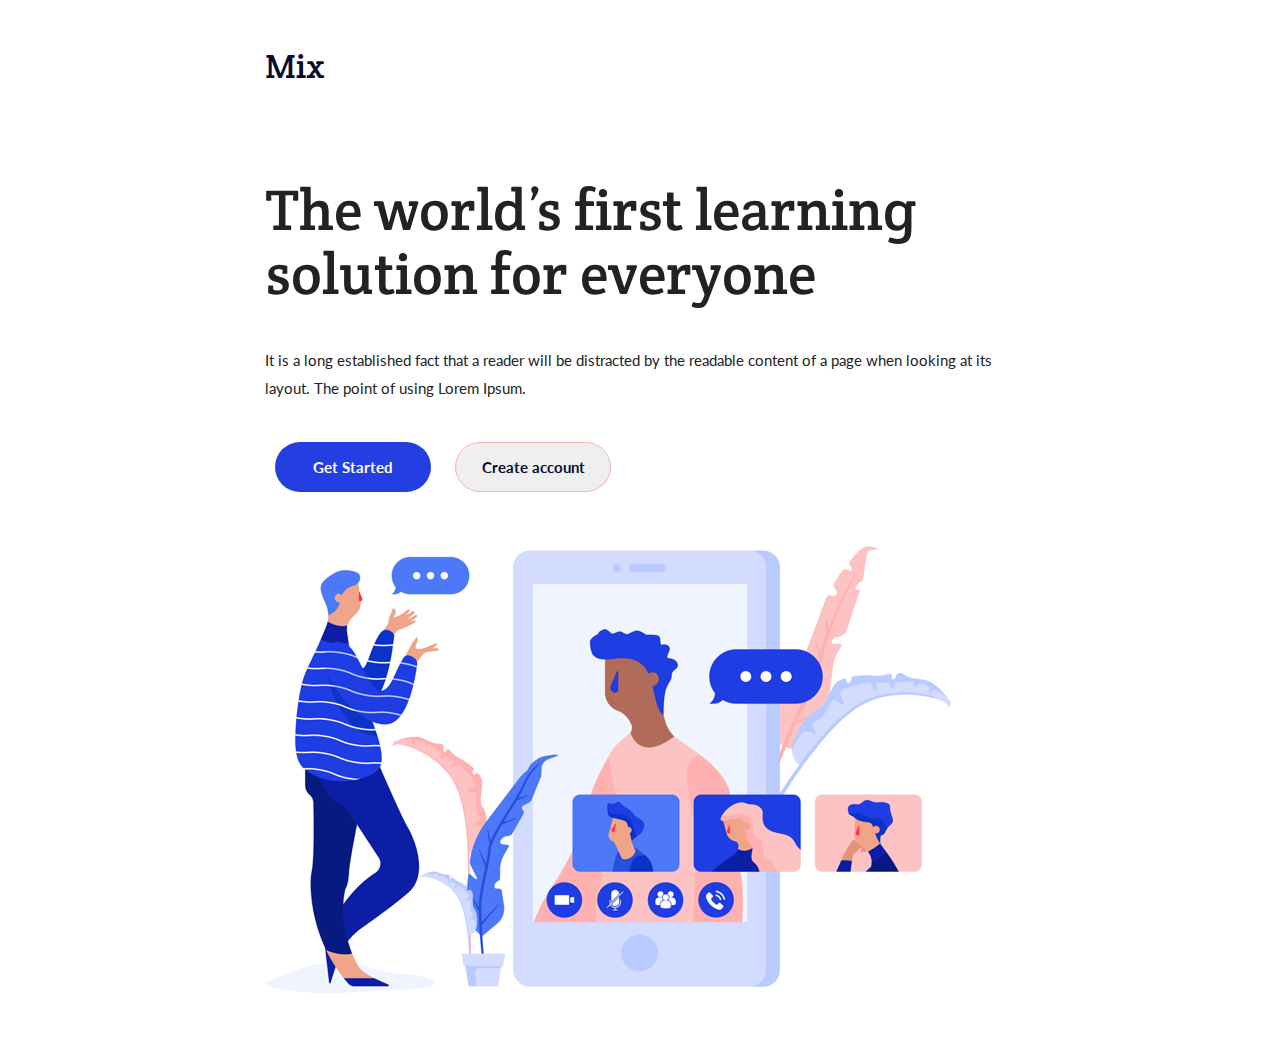
<file: index.html>
<!doctype html>
<html lang="ru">
<head>
    <meta charset="UTF-8">
    <meta name="viewport"
          content="width=device-width, user-scalable=no, initial-scale=1.0, maximum-scale=1.0, minimum-scale=1.0">
    <meta http-equiv="X-UA-Compatible" content="ie=edge">
    <link rel="stylesheet" href="css/reset.css">
    <link rel="preconnect" href="https://fonts.gstatic.com">
    <link href="https://fonts.googleapis.com/css2?family=Lato:ital,wght@0,100;0,300;0,400;0,700;0,900;1,100;1,300;1,400;1,700;1,900&display=swap" rel="stylesheet">
    <link rel="preconnect" href="https://fonts.gstatic.com">
    <link href="https://fonts.googleapis.com/css2?family=Crete+Round:ital@0;1&display=swap" rel="stylesheet">
    <link rel="stylesheet" href="css/style.css">
    <title>Домашка</title>
</head>
<body>
    <header class="header">
        <div class="container">
            <div class="logo">
                <h2>Mix</h2>
            </div>
        </div>
    </header>
    <div class="main">
        <div class="world">
            <div class="container">
                <div class="world__header">
                    <h1>The world’s first
                        learning solution
                        for everyone
                    </h1>
                </div>
                <div class="world__text">
                    <p>It is a long established fact that a reader will be distracted
                        by the readable content of a page when looking at its
                        layout. The point of using  Lorem Ipsum.
                    </p>
                </div>

               <div class="world__buttons">
                   <button class="button">Get Started</button>
                   <button class="buttonLite">Create account</button>
               </div>
                <img src="img/clipart.png" alt="дорова">
            </div>
        </div>
    </div>
</body>
</html>
</file>
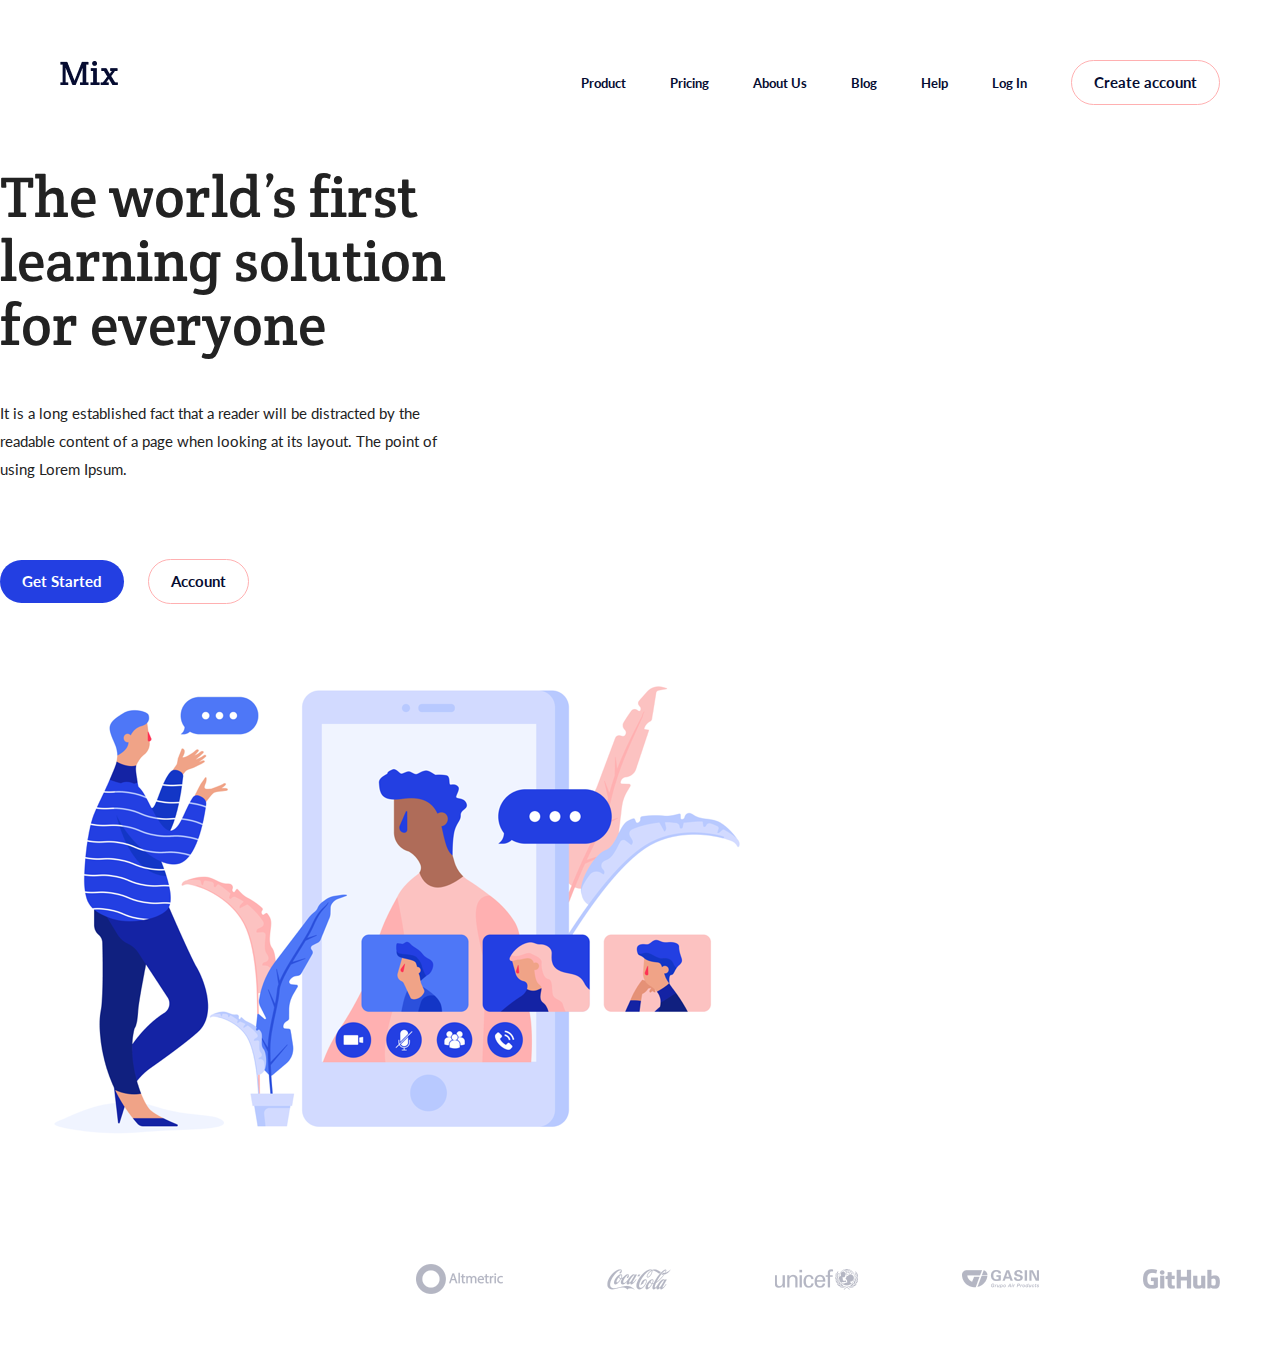
<file: dz_2/index.html>
<!doctype html>
<html lang="ru">
<head>
    <meta charset="UTF-8">
    <meta name="viewport"
          content="width=device-width, user-scalable=no, initial-scale=1.0, maximum-scale=1.0, minimum-scale=1.0">
    <meta http-equiv="X-UA-Compatible" content="ie=edge">
    <link rel="stylesheet" href="css/reset.css">
    <link rel="stylesheet" href="css/style.css">
    <link rel="preconnect" href="https://fonts.gstatic.com">
    <link href="https://fonts.googleapis.com/css2?family=Crete+Round:ital@0;1&family=Lato:wght@400;700&display=swap"
          rel="stylesheet">
    <title>Домашняя работа2</title>
</head>
<body>
<header class="header">
    <img src="images/logo.png" alt="здесь должен быть логотип" class="logo">
    <nav class="nav">
        <ul class="nav__links">
            <li class="nav__link">
                <a href="#" class="link">Product</a>
            </li>
            <li class="nav__link">
                <a href="#" class="link">Pricing</a>
            </li>
            <li class="nav__link">
                <a href="#" class="link">About Us</a>
            </li>
            <li class="nav__link">
                <a href="#" class="link">Blog</a>
            </li>
            <li class="nav__link">
                <a href="#" class="link">Help</a>
            </li>
            <li class="nav__link">
                <a href="#" class="link">Log In</a>
            </li>
        </ul>
        <a href="" class="button button__lite">Create account</a>
    </nav>
    <div class="clear"></div>
</header>
<main class="post">
    <div class="post__list">
        <h1 class="post__header">
            The world’s first
            learning solution
            for everyone
        </h1>
        <p class="post__text">It is a long established fact that a reader will be distracted
            by the readable content of a page when looking at its
            layout. The point of using Lorem Ipsum.
        </p>
        <div class="buttons">
            <a href="#" class="button button__dark indent__button">Get Started</a>
            <a href="#" class="button button__lite">Account</a>
        </div>
    </div>
    <img src="images/message.png" alt="Здесь должна была быть картинка, но её украли" class="main__img">
</main>
<div class="clear"></div>
<footer class="footer">
    <img src="images/altmetrik.png" alt="" class="footer__logo">
    <img src="images/cocacola.png" alt="" class="footer__logo">
    <img src="images/unicef.png" alt="" class="footer__logo">
    <img src="images/gasin.png" alt="" class="footer__logo">
    <img src="images/githab.png" alt="" class="footer__logo">
</footer>
<div class="clear"></div>
</body>
</html>
</file>
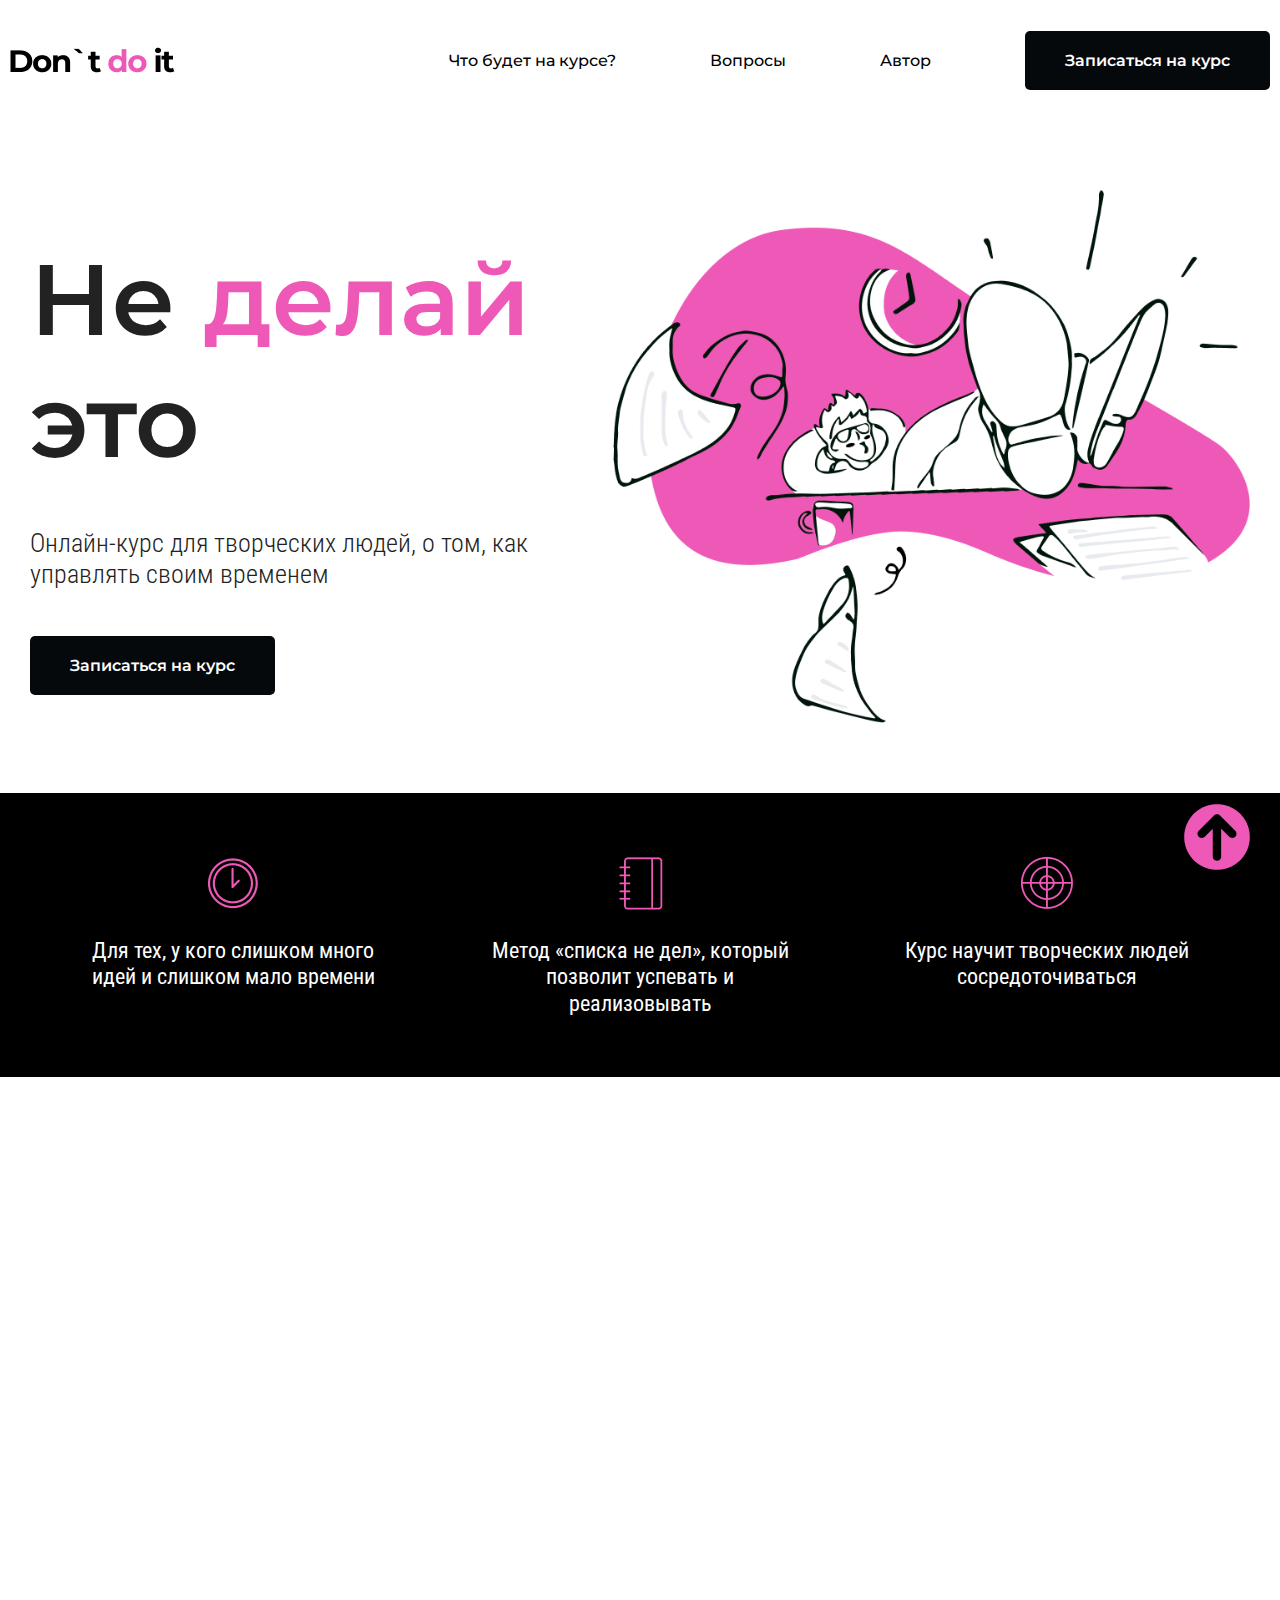
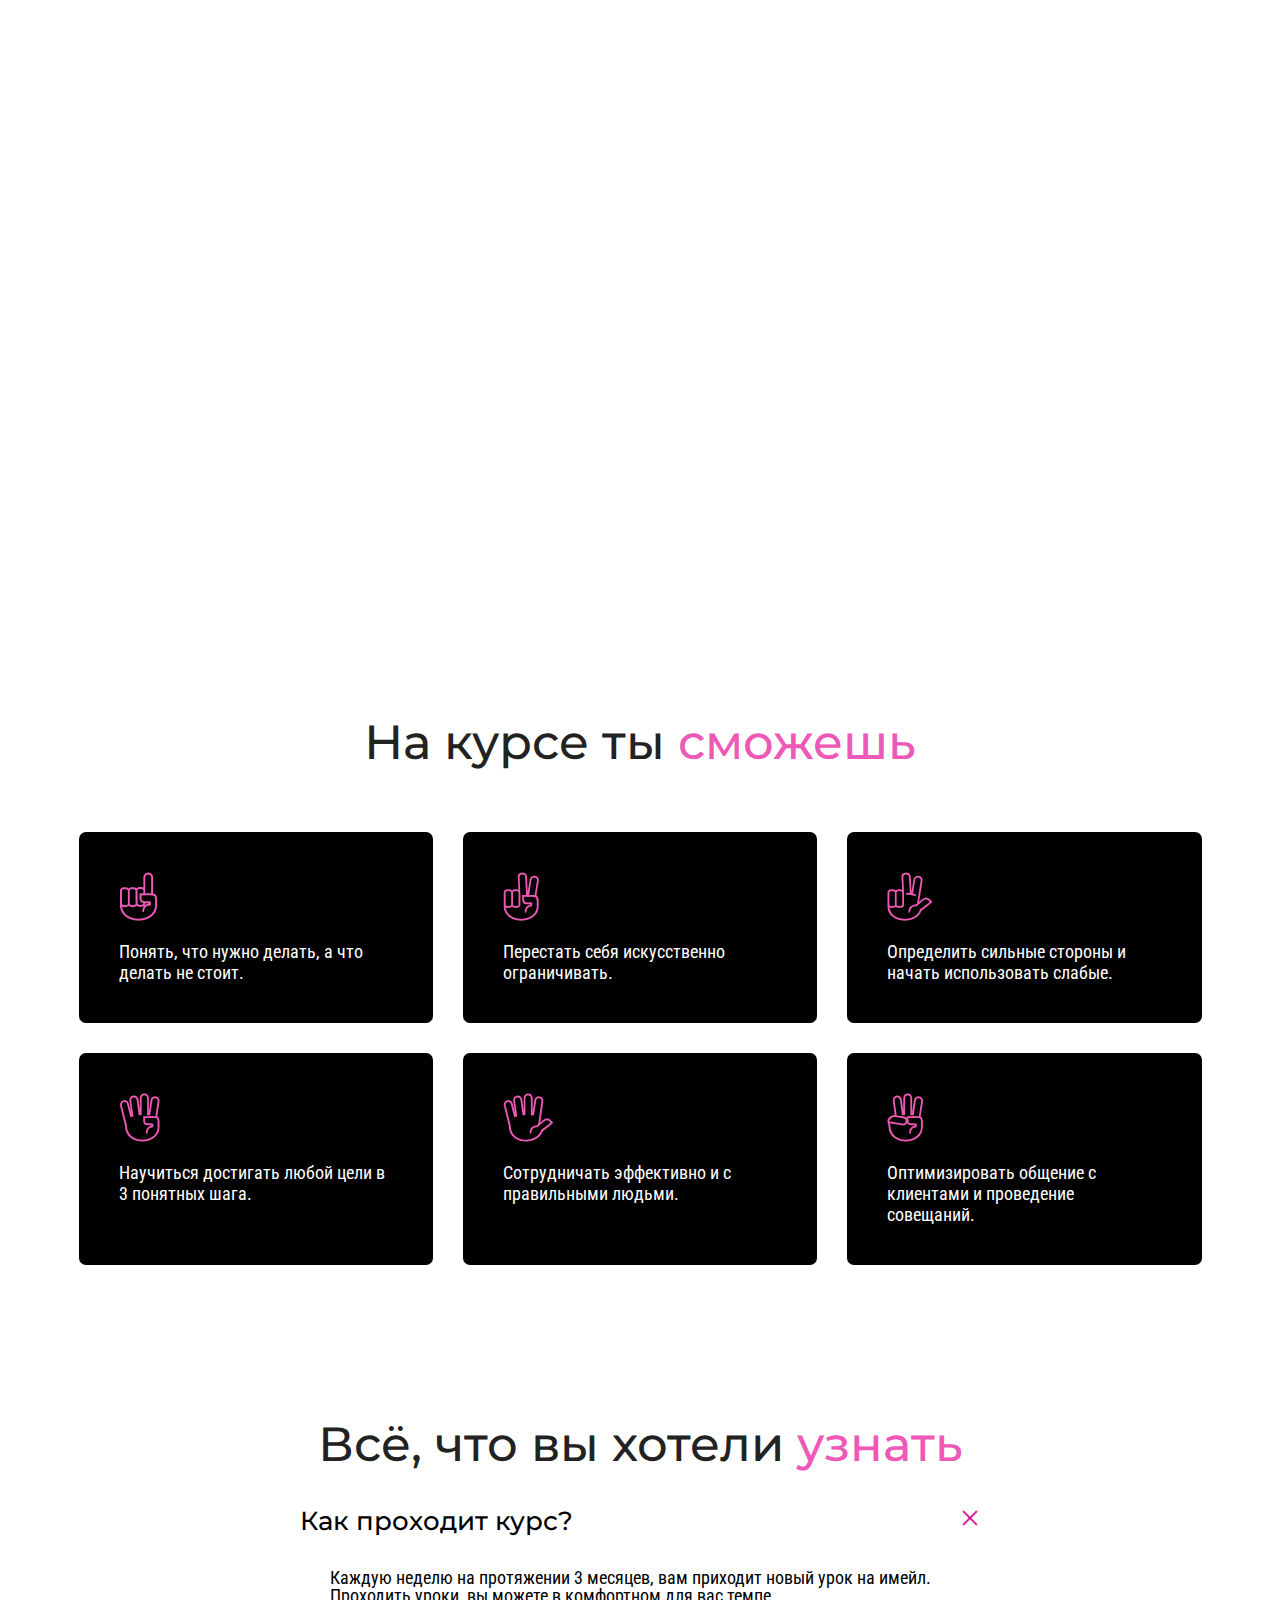
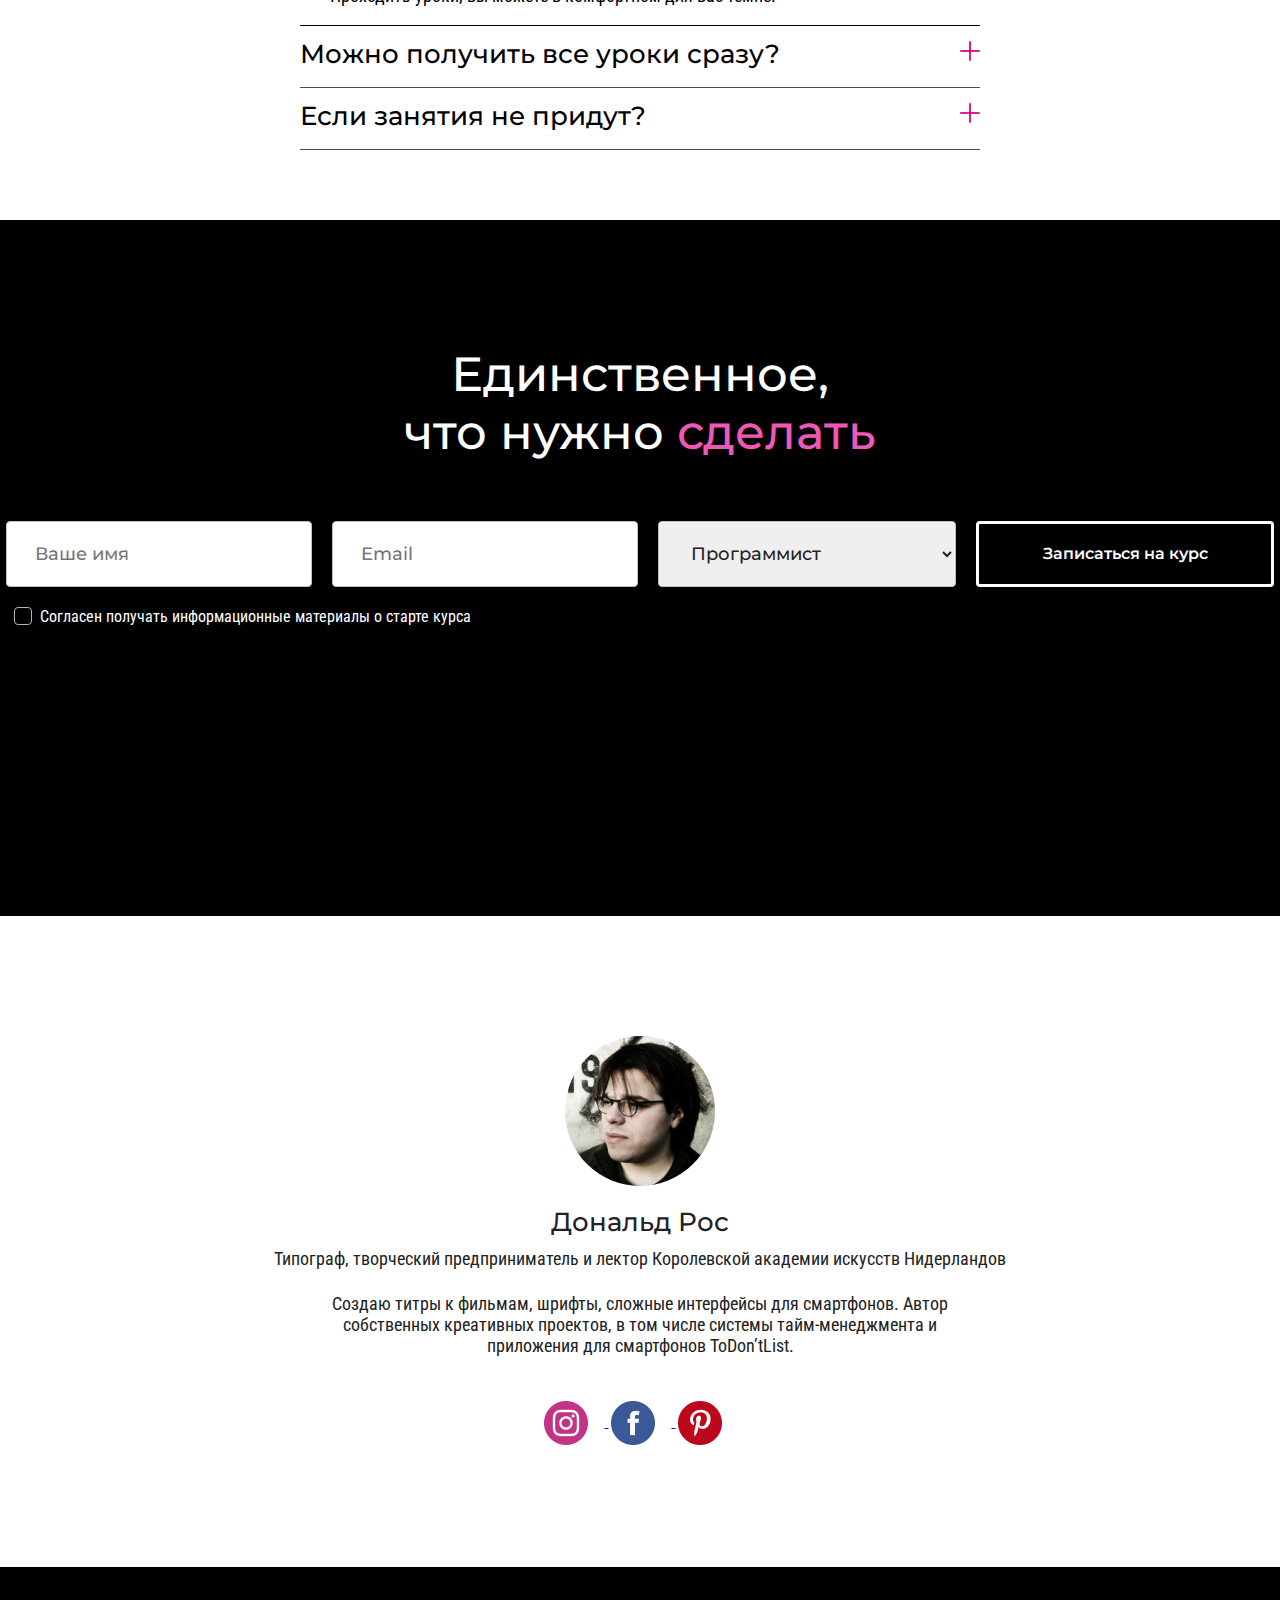
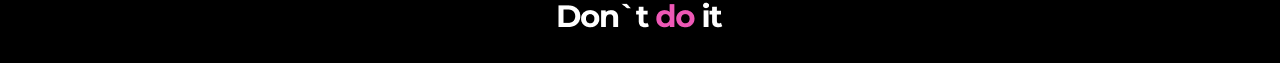
<file: dz_flex-grid/index.html>
<!doctype html>
<html lang="en">
<head>
    <meta charset="UTF-8">
    <meta name="viewport"
          content="width=device-width, user-scalable=no, initial-scale=1.0, maximum-scale=1.0, minimum-scale=1.0">
    <meta http-equiv="X-UA-Compatible" content="ie=edge">
    <link rel="stylesheet" href="css/reset.css">
    <link rel="stylesheet" href="css/style.css">
    <link rel="preconnect" href="https://fonts.gstatic.com">
    <link href="https://fonts.googleapis.com/css2?family=Montserrat:wght@500;600&family=Roboto+Condensed:wght@300;400&display=swap"
          rel="stylesheet">
    <title>Flex-Grid</title>
</head>
<body>
<header class="header animation container">
        <div class="header__row">
              <img src="images/logo.png" alt="" class="header__img">
              <div id="burger" class="burger">
                <div class="stick stick_up"></div>
                <div class="stick stick_center"></div>
                <div class="stick stick_down"></div>
              </div>
            <nav id="navTrigger" class="header__nav adaptiv_higt">
                <a href="#" class="header__link">Что будет на курсе?</a>
                <a href="#" class="header__link">Вопросы</a>
                <a href="#" class="header__link">Автор</a>
                <a href="#" class="button">Записаться на курс</a>
            </nav>
        </div>
</header>
<main class="main">
    <section class="move animation">
        <div class="move__row container">
            <div class="move__list">
                <h1 class="move__header">Не <span class="pink__header">делай</span> это</h1>
                <p class="move__text">Онлайн-курс для творческих людей, о том, как <br> управлять своим временем
                </p>
                <a href="#" class="button">Записаться на курс</a>
            </div>
            <div class="image__row">
              <img src="images/relax.png" alt="" class="move__img">
            </div>
        </div>
    </section>
    <section class="advice">
        <div class="advice__row container">
            <div class="advice__card advice__card_animation-time_3s animation">
                <img src="images/time.png" alt="" class="advice__img">
                <p class="advice__text">Для тех, у кого слишком много идей и слишком мало времени</p>
            </div>
            <div class="advice__card advice__card_animation-time_3-5s animation">
                <img src="images/notebook.png" alt="" class="advice__img">
                <p class="advice__text">Метод «списка не дел», который позволит успевать и реализовывать</p>
            </div>
            <div class="advice__card advice__card_animation-time_4s animation">
                <img src="images/target.png" alt="" class="advice__img">
                <p class="advice__text">Курс научит творческих людей сосредоточиваться</p>
            </div>
        </div>
    </section>
    <section id="animatedBlock" class="section-list">
        <div class="deadline container deadline-reverse">
            <div class="deadline__img-wrapper">
              <img src="images/finances.png" alt="" class="deadline__img deadline_animation_left">
            </div>
            <div class="deadline__list deadline_animation_right">
                <h2 class="deadline__header">Ты не успеешь</h2>
                <p class="deadline__text">Всех творческих людей объединяет одна проблема - отсутствие времени на
                    реализацию идей. Как прибавить суткам часы, рассмотрим в нашем курсе.</p>
            </div>
        </div>
        <div class="deadline container">
            <div class="deadline__list deadline_animation_left">
                <h2 class="deadline__header">Опять дедлайн</h2>
                <p class="deadline__text">В мире, где столько всего интересного, когда же успевать жить?</p>
            </div>
            <div class="deadline__img-wrapper">
              <img src="images/cringe.png" alt="" class="deadline__img deadline_animation_right">
            </div>
        </div>
    </section>
    <section class="cards container">
            <div class="cards__header">
                <h2>На курсе ты <span class="pink__header">сможешь</span></h2>
            </div>
            <div class="cards__row">
                <div class="cards__card">
                    <img src="images/onefinger.png" alt="" class="cards__img">
                    <p class="cards__text">Понять, что нужно делать, а что делать не стоит.</p>
                </div>
                <div class="cards__card">
                    <img src="images/twofinger.png" alt="" class="cards__img">
                    <p class="cards__text">Перестать себя искусственно ограничивать.</p>
                </div>
                <div class="cards__card">
                    <img src="images/threeginger.png" alt="" class="cards__img">
                    <p class="cards__text">Определить сильные стороны
                        и начать использовать слабые.</p>
                </div>
                <div class="cards__card">
                    <img src="images/fourfinger.png" alt="" class="cards__img">
                    <p class="cards__text">Научиться достигать любой цели в 3 понятных шага.</p>
                </div>
                <div class="cards__card">
                    <img src="images/fivefingers.png" alt="" class="cards__img">
                    <p class="cards__text">Сотрудничать эффективно и с правильными людьми.</p>
                </div>
                <div class="cards__card">
                    <img src="images/sixfingers.png" alt="" class="cards__img">
                    <p class="cards__text">Оптимизировать общение с клиентами и проведение совещаний.</p>
                </div>
            </div>
    </section>
    <div class="accord">
      <h3 class="accord__header">Всё, что вы хотели <span class="pink__header">узнать</span></h3>
      <div class="acor-container">
        <input type="radio" name="acor" id="acor1" checked="checked" />
          <label for="acor1">Как проходит курс?</label>
        <div class="acor-body">
           <p>Каждую неделю на протяжении 3 месяцев, вам приходит новый урок на имейл. Проходить уроки, вы можете в комфортном для вас темпе.</p>
        </div>
        <input type="radio" name="acor" id="acor2"/>
          <label for="acor2">Можно получить все уроки сразу?</label>
        <div class="acor-body">
          <p>Каждую неделю на протяжении 3 месяцев, вам приходит новый урок на имейл. Проходить уроки, вы можете в комфортном для вас темпе.</p>
        </div>
        <input type="radio" name="acor" id="acor3" />
          <label for="acor3">Если занятия не придут?</label>
        <div class="acor-body">
          <p>Каждую неделю на протяжении 3 месяцев, вам приходит новый урок на имейл. Проходить уроки, вы можете в комфортном для вас темпе.</p>
        </div>
      </div>
    </div>
    <section class="forms">
        <div class="container">
            <h2 class="forms__header">Единственное, <br> что нужно <span class="pink__header">сделать</span></h2>
            <div class="forms__row">
                <form action="#" class="forms__form" method="get">
                    <input type="text" name="name" class="forms__input" placeholder="Ваше имя">
                    <input type="text" name="email" class="forms__input" placeholder="Email">
                    <select name="job" id="#" class="forms__input">
                        <option value="programmer">Программист</option>
                        <option value="designer">Дизайнер</option>
                        <option value="marketer">Маркетолог</option>
                    </select>
                    <button class="button forms__button">Записаться на курс</button>
                    <div class="forms__checkbox">
                        <input type="checkbox" name="agreement" id="checkbox" class="forms__custom-checkbox"
                               value="yes">
                        <label for="checkbox" class="forms__checkbox-text">Согласен получать информационные материалы о
                            старте курса</label>
                    </div>
                </form>
            </div>
        </div>
    </section>
    <section class="author container">
        <img src="images/photo.png" alt="" class="author__photo">
        <h1 class="author__name">Дональд Рос</h1>
        <p class="author__comment">Типограф, творческий предприниматель и лектор Королевской академии искусств
            Нидерландов</p>
        <p class="author__description">Создаю титры к фильмам, шрифты, сложные интерфейсы для смартфонов. Автор
            собственных креативных проектов, в том числе системы тайм-менеджмента и приложения для смартфонов
            ToDon’tList.</p>
        <div class="author__links">
            <a href="#" class="author__link">
                <img src="images/instagram.png" alt="" class="author__link-img">
            </a>
            <a href="#" class="author__link">
                <img src="images/facebook.png" alt="" class="author__link-img">
            </a>
            <a href="#" class="author__link">
                <img src="images/pinterest.png" alt="" class="author__link-img">
            </a>
        </div>
    </section>
</main>
<footer class="footer">
    <a href="" class="footer__link">
        <img src="images/footer-logo.png" alt="" class="footer__logo">
    </a>
</footer>
<a href="#" class="scroll__button">
  <img id="buttonUp" src="images/scroll.png" alt="">
</a>
<script src="js/script.js"></script>
</body>
</html>
</file>
<file: css/style.css>
.container {
    margin: 0 auto;
    padding: 0 10px;
    max-width: 750px;
}


.header {
    margin: 45px 0;
}

.logo {
    font-family: 'Crete Round', serif;
    font-style: normal;
    font-weight: normal;
    font-size: 34px;
    line-height: 43px;
    color: #060C31;

}
/*------------------------------------*/
.main {
    padding: 45px 0 0 0;
}
.world {

}
.world__header {
    font-family: 'Crete Round', serif;
    font-style: normal;
    font-weight: normal;
    font-size: 58px;
    line-height: 64px;
}
.world__text {
    margin: 40px 0;
    font-family: 'Lato', sans-serif;
    font-style: normal;
    font-weight: normal;
    font-size: 15px;
    line-height: 28px;
}
/*-------------*/
.button,.buttonLite {
    width: 156px;
    height: 50px;
    border-radius: 50px;
    border: 0px ;
    font-family: 'Lato', sans-serif;
    font-style: normal;
    font-weight: bold;
    font-size: 15px;
    margin: 0 10px;
}
.button {
    background-color: #233FE2;
    color: #FFFFFF;
    transition: top 1s ease-out 2s;
}
.button:hover {
    background-color: #060C31;
}
.buttonLite {
    border: 1px solid #FFB0B1;
    color: #060C31;
}
</file>
<file: dz_2/css/style.css>
/*----------------Button----------------*/
.button {
    display: inline-block;
    box-sizing: border-box;
    font-family: 'Lato', sans-serif;
    font-style: normal;
    font-weight: bold;
    font-size: 15px;
    text-decoration: none;
    padding: 14px 22px;
    border-radius: 50px;
}

.button__lite {
    background-color: #FFFFFF;
    border: 1px solid #FFB0B1;
    color: #060C31;
}

.button__dark {
    background-color: #233FE2;
    color: #FFFFFF;
}

.button__lite:hover,
.button__dark:hover {
    box-shadow: 0 2px 4px rgba(0, 0, 0, .2);
}

.indent__button {
    margin-right: 20px;
}

.clear {
    clear: both;
}

/*-----------------header-----------------*/

.header {
    padding: 60px;
    position: sticky;
    top: 0;
    left: 0;
    background-color: #FFFFFF;
}

.logo {
    width: 58px;
    height: 25px;
}

.nav {
    display: inline-block;
    float: right;
    vertical-align: middle;
}

.nav__links {
    display: inline-block;
}

.nav__link {
    display: inline-block;
    margin-right: 40px;
}

.link {
    font-family: 'Lato', sans-serif;
    font-style: normal;
    font-weight: bold;
    font-size: 13px;
    line-height: 28px;
    text-decoration: none;
    color: #060C31;
}

/*-------------------post-------------------*/
.post {
    margin-left: auto;
    float: right;
    padding: 0 60px 0 0;
}

.post__list {
    display: inline-block;
    max-width: 450px;
    vertical-align: middle;
}

.post__header {
    font-family: 'Crete Round', serif;
    font-style: normal;
    font-weight: normal;
    font-size: 58px;
    line-height: 64px;
    margin-bottom: 42px;
}

.post__text {
    font-family: 'Lato', sans-serif;
    font-style: normal;
    font-weight: normal;
    font-size: 15px;
    line-height: 28px;
    margin-bottom: 76px;
}

.main__img {
    vertical-align: middle;
}

/*--------------footer-------------------------*/
.footer {
    padding: 60px;
    float: right;
}

.footer__logo {
    margin-right: 100px;
}

.footer__logo:last-child {
    margin-right: 0;
}
</file>
<file: dz_flex-grid/css/style.css>
* {
    box-sizing: border-box;
}

.container {
    max-width: 1135px;
    margin: 0 auto;
    padding: 0 6px;
}

.button {
    box-sizing: border-box;
    padding: 20px 40px;
    border-radius: 5px;
    background-color: #05090C;
    color: #FFFFFF;
    font: 600 16px 'Montserrat', sans-serif;
    text-decoration: none;
}

.scroll__button {
  position: fixed;
  right: 30px;
  bottom: 30px;
}

.header__logo-burger {

}

.burger {
width: 80px;
height: 60px;
display: flex;
flex-direction: column;
justify-content: space-between;
visibility: hidden;
}

.stick{
  width: 80px;
  height: 10px;
  border-radius: 20px;
  background-color: rgba(238, 88, 182, 1);
  transition: transform 0.2s ease-out;
}

.burger_cross.stick_up {
  transform: rotate(45deg);
}

.burger_cross.stick_down {
  transform: rotate(-45deg);
}

.burger_cross.stick_center {
  visibility: hidden;
}

.header {
    opacity: 0;
    transition: opacity 1s ease-out;
}


.animation {
  opacity: 0;
}

.loaded .animation {
    opacity: 1;
}

.pink__header {
    color: #EE58B6;
}

.header.container {
    max-width: 1680px;
    padding: 0 10px;
}

.header__row {
    display: flex;
    padding: 30px 0;
    justify-content: space-between;
    align-items: center;
}

.header__link {
    text-decoration: none;
    font: 500 16px 'Montserrat', sans-serif;
    margin-right: 90px;
    color: #000000;
}

.move > .container {
    max-width: 1680px;
}

.move {
    opacity: 0;
    transition: opacity 1s ease-out 0.8s;
}

.move__row {
    display: flex;
    align-items: center;
    justify-content: space-between;
    padding: 70px 30px;
}

.move__header {
    font: 600 100px 'Montserrat', sans-serif;
    line-height: 122.35%;
    margin-bottom: 46px;
}

.move__text {
    font: 300 26px 'Roboto Condensed', sans-serif;
    line-height: 120%;
    margin-bottom: 66px;
}

.move__img {
  max-width: 100%;
  object-fit: cover;
}

.advice {
    background-color: #000000;
}

.advice__row {
    display: grid;
    grid-template-columns: 1fr 1fr 1fr;
    padding: 60px 0;
    grid-gap: 0 86px;
}

.advice__card {
    text-align: center;
    opacity: 0;
}

.advice__card_animation-time_3s {
    transition: opacity 1s ease-out 3s;
}

.advice__card_animation-time_3-5s {
    transition: opacity 1s ease-out 3.5s;
}

.advice__card_animation-time_4s {
    transition: opacity 1s ease-out 4s;
}

.advice__img {
    margin-bottom: 25px;
}

.advice__text {
    font: normal 22px 'Roboto Condensed', sans-serif;
    line-height: 120%;
    color: #FFFFFF;
}

.deadline {
    display: flex;
    align-items: center;
    padding: 30px 0;
    justify-content: space-between;
}

.deadline__img-wrapper {
  max-width: 50%;
}

.deadline__img {
  width: 100%;
  height: auto;
}

.deadline__list {
  max-width: 50%;
}

.deadline__header {
    font: 500 48px 'Montserrat', sans-serif;
    margin-bottom: 25px;
}

.deadline__text {
    font: normal 18px 'Roboto Condensed', sans-serif;
    line-height: 135%;
}

/*--------------animation-deadline---------------------------*/
.deadline_animation_left {
    opacity: 0;
    transform: translateX(-200px);
    transition: all 1s ease-out;
}

#animatedBlock.loaded .deadline_animation_left,
#animatedBlock.loaded .deadline_animation_right {
    opacity: 1;
    transform: none;
}

.deadline_animation_right {
    opacity: 0;
    transform: translateX(200px);
    transition: all 1s ease-out;
}

/*-----------------------------------------*/
.cards__row {
    display: grid;
    grid-template-columns: repeat(3, 1fr);
    grid-gap: 30px;
    padding: 0 0 100px;
}

.cards__header {
    padding: 60px 0;
    text-align: center;
    grid-area: 1 / 1 / 2 / 4;
}

.cards__header h2 {
    font: 500 48px 'Montserrat', sans-serif;
    line-height: 59px;
}

.cards__card {
    background-color: #000000;
    border-radius: 7px;
    padding: 40px;
}

.cards__img {
    margin-right: 20px;
    margin-bottom: 20px;

}

.cards__text {
    color: #FFFFFF;
    font: normal 18px 'Roboto Condensed', sans-serif;
    line-height: 21px;
}

/*--------accord------------*/
.accord {
  margin: 0 auto;
  max-width: 720px;
  padding: 50px 0;
}
.accord__header {
  text-align: center;
  font: 500 48px 'Montserrat', sans-serif;
}
.acor-container {
    margin: 20px 0;
}
.acor-container .acor-body {
    width: calc(100% - 40px);
    margin: 0 auto;
    height: 0;
    color: rgba(0, 0, 0, 0.7);
    background-color: #FFFFFF;
    line-height: 18px;
    padding: 0 30px;
    box-sizing: border-box;
    transition: color 0.5s, padding 0.5s;
    overflow: hidden;
    font-family: Roboto Condensed;
    font-style: normal;
    font-weight: normal;
    font-size: 18px;
    border-bottom: solid 1px;
}
.acor-container .acor-body p {
    margin: 0 0 10px;
}
.acor-container label {
    cursor: pointer;
    background-color: #FFFFFF;
    display: block;
    padding: 15px 20px;
    width: 100%;
    color: #000000;
    box-sizing: border-box;
    z-index: 100;
    font-family: Montserrat;
    font-style: normal;
    font-weight: 500;
    font-size: 26px;
    margin: 0 0 5px;
    transition: color .35s;
}
.acor-container label:hover {
    color: #000000;
}
.acor-container input{
    display: none;
}
.acor-container label:before {
    content: '';
    width: 20px;
    height: 20px;
    background-image: url("../images/cross.png");
    background-repeat: no-repeat;
    background-size: cover;
    float: right;
}
.acor-container input:checked + label {
    background-color: #FFFFFF;
    color: #000000;

}
.acor-container input:checked + label:before {
    transition: transform .35s;
    transform: rotate(45deg);
}
.acor-container input:checked + label + .acor-body {
    height: auto;
    margin-top: -5px;
    color: #000;
    padding: 20px 30px 10px;
}

.forms {
    background-color: #000000;

}

.forms > .container {
    max-width: 1680px;
}

.forms__row {
    text-align: center;
    padding: 60px 0 290px 0;
}

.forms__form {
    display: grid;
    grid-template-columns: repeat(4, 1fr);
    grid-gap: 20px;
}

.forms__header {
    padding-top: 125px;
    text-align: center;
    font: 500 48px 'Montserrat', sans-serif;
    color: #FFFFFF;
}

.forms__input {
    cursor: pointer;
    font: 500 18px 'Montserrat', sans-serif;
    padding: 20px 28px;
    border-radius: 4px;
    border: 1.6px solid #C0C0C0;
}

.forms__button {
    background-color: #000000;
    border: 3px solid #FFFFFF;
    border-radius: 4px;
}

/*----------------------checkbox-----------------------------*/
.forms__checkbox {
    grid-area: 2 / 1 / 3 / 3;
    display: flex;
    align-items: center;
}

.forms__custom-checkbox {
    position: absolute;
    z-index: -1;
    opacity: 0;
}

.forms__custom-checkbox + label {
    display: inline-flex;
    align-items: center;
    user-select: none;
}

.forms__custom-checkbox + label::before {
    content: '';
    cursor: pointer;
    display: inline-block;
    width: 1em;
    height: 1em;
    flex-shrink: 0;
    flex-grow: 0;
    border: 1px solid #adb5bd;
    border-radius: 0.25em;
    margin-right: 0.5em;
    background-repeat: no-repeat;
    background-position: center center;
    background-size: 50% 50%;
}

.forms__custom-checkbox:checked + label::before {
    border-color: #ee58b6;
    background-color: #ee58b6;
    background-image: url("../images/checked.png");
}

/* стили при наведении курсора на checkbox */
.forms__custom-checkbox:not(:disabled):not(:checked) + label:hover::before {
    border-color: #ee58b6;
}

/* стили для активного состояния чекбокса (при нажатии на него) */
.forms__custom-checkbox:not(:disabled):active + label::before {
    background-color: #ee58b6;
    border-color: #ee58b6;
}

/* стили для чекбокса, находящегося в фокусе */
.forms__custom-checkbox:focus + label::before {
    box-shadow: 0 0 0 0.2rem rgb(238, 88, 182);
}

/* стили для чекбокса, находящегося в фокусе и не находящегося в состоянии checked */
.forms__custom-checkbox:focus:not(:checked) + label::before {
    border-color: #ffbfeb;
}

/* стили для чекбокса, находящегося в состоянии disabled */
.forms__custom-checkbox:disabled + label::before {
    background-color: #ee58b6;
}

/*----------------------/checkbox-----------------------------*/
.forms__checkbox-text {
    font: normal 16px 'Roboto Condensed', sans-serif;
    color: #FFFFFF;
    margin-left: 8px;
}

.author {
    text-align: center;
    padding: 120px 0;
}

.author__photo {
    border-radius: 50%;
    margin-bottom: 20px;
}

.author__name {
    font: 500 26px 'Montserrat', sans-serif;
    margin-bottom: 10px;
}

.author__comment {
    font: normal 18px 'Roboto Condensed', sans-serif;
    margin-bottom: 24px;
}

.author__description {
    margin: 0 auto 43px;
    max-width: 630px;
    font: normal 18px 'Roboto Condensed', sans-serif;
}

.author__link-img {
    width: 48px;
    height: auto;
    margin-right: 15px;
}

.footer {
    background-color: #000000;
    text-align: center;
    padding: 35px 0;
}

@media screen and (max-width: 1100px) {
  .adaptiv_higt {
    position: absolute !important;
  	clip: rect(1px 1px 1px 1px); /* IE6, IE7 */
  	clip: rect(1px, 1px, 1px, 1px);
  	padding:0 !important;
  	border:0 !important;
  	height: 1px !important;
  	width: 1px !important;
  	overflow: hidden;
  }
  .burger {
    visibility: visible;
  }
  .header__nav {
    position: fixed;
    top: 120px;
    left: 0;
    width: 100%;
    height: 100vh;
    background-color: rgba(147, 147, 147, 0.51);
    text-align: center;
  }
  .header__link {
    display: block;
    text-align: center;
    margin: 50px 0;
    color: rgba(238, 88, 182, 8);
    font-size: 35px;
  }

  .header__nav .button {

  }

  .container {
    padding-left: 10px;
    padding-right: 10px;
  }

  .move {
    padding: 50px 0px;
  }

  .move__row {
    flex-direction: column;
    justify-content: center;
  }

  .move__img {
    width: 100%;
    height: auto;
    margin-top: 50px;
  }

  .advice__row {
    padding: 50px 10px;
    grid-gap: 30px;
  }

  .forms__form {
    grid-template-columns: 1fr;
    grid-template-rows: repeat(5, 1fr);
  }

  .forms__row {
    padding-bottom: 125px;
  }

  .forms__checkbox {
      grid-area: 4 / 1 / 5 / 2;
  }
}

@media screen and (max-width: 768px) {
  .move__header {
    font-size: 60px;
  }

  .advice__row {
    grid-template-columns: 1fr;
    grid-template-rows: repeat(3, 1fr);
    padding: 50px 10px;
    grid-gap: 30px;
  }

  .advice__card {
    margin: 0 auto;
    max-width: 300px;
  }

  .deadline {
    flex-direction: column;
    padding: 30px 0px;
  }

  .deadline__header {
    font-size: 36px;
  }

  .deadline-reverse {
    flex-direction: column-reverse;
  }

  .cards__row {
    grid-template-columns: repeat(2, 1fr);
    grid-template-rows: repeat(3, 1fr);
    padding-bottom: 100px;
  }

  .cards__card {
    display: flex;
    padding: 30px;
  }

  .cards__img {
    margin: 0 20px 0 0;
  }
}
@media screen and (max-width: 520px) {
  .cards__row {
    grid-template-columns: 1fr;
    grid-template-rows: repeat(6, 1fr);
  }

  .forms__header {
    font-size: 38px;
  }

  .forms__row {
    padding: 50px 0;
  }
}
@media screen and (max-width: 320px) {
  .move {
    padding: 50px 0px;
  }

  .move__text {
    font-size: 20px;
  }

  .advice__row {
    padding: 30px 10px;
  }

  .deadline {
    padding: 30px 0px;
  }

}
</file>
